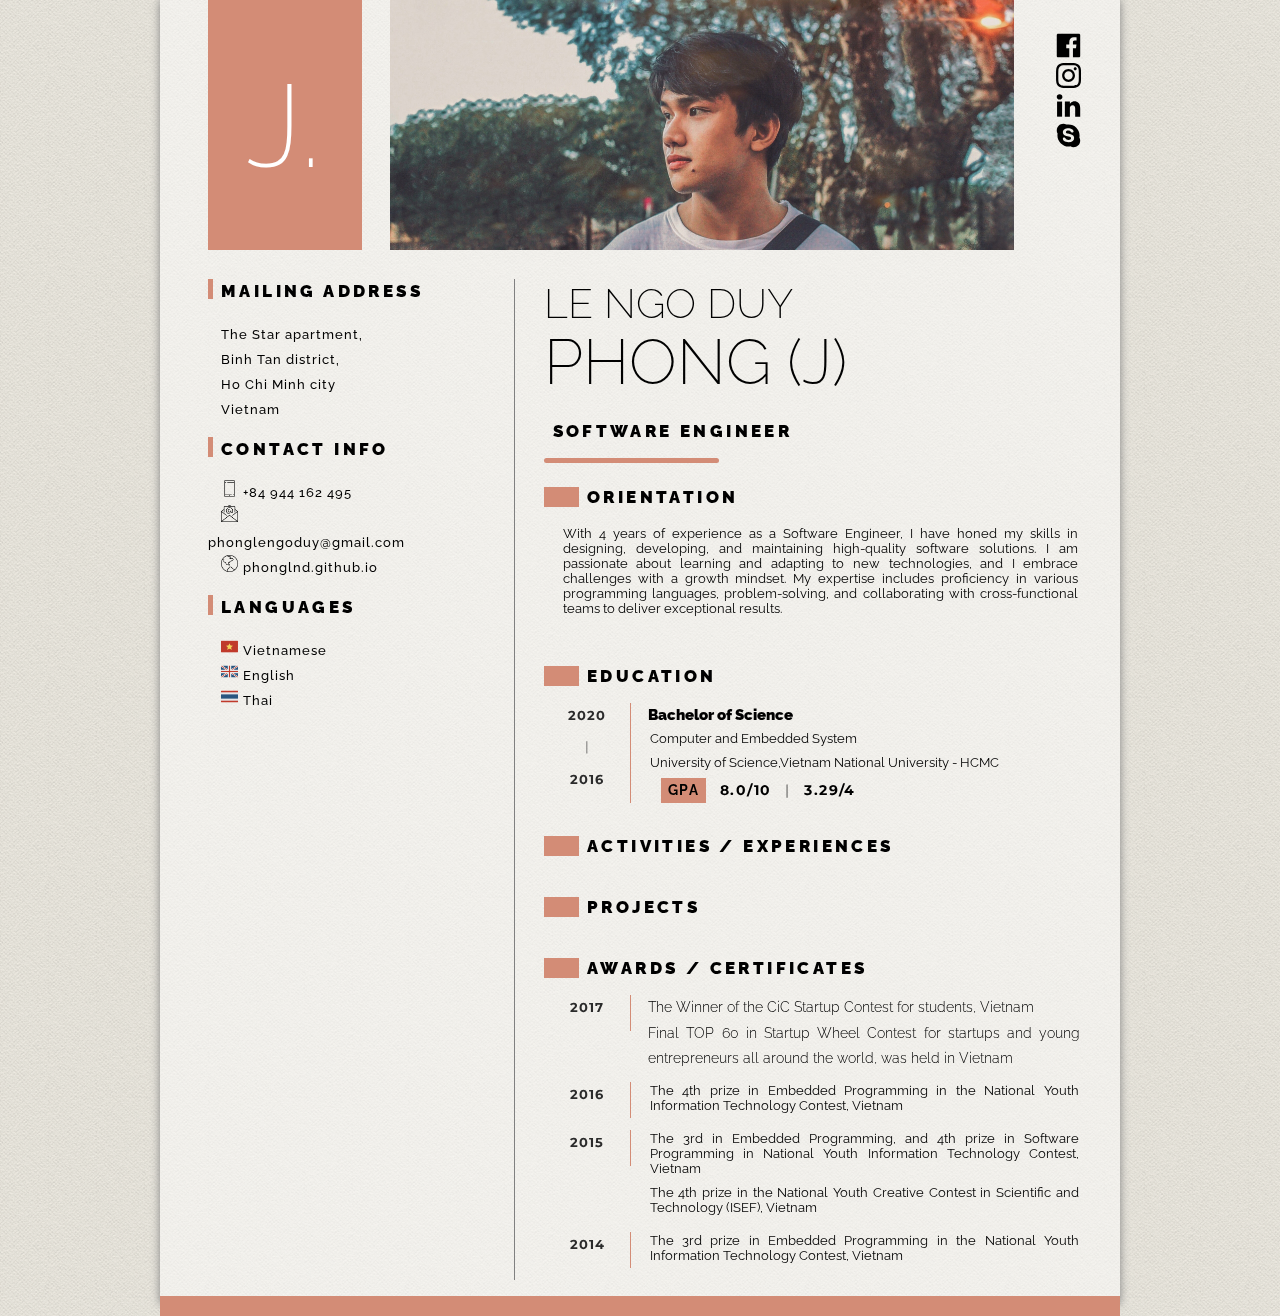
<file: index.html>
<!DOCTYPE html>
<html>

<head>
    <meta charset="utf-8" />
    <title>Le Ngo Duy Phong (Jay)</title>
    <link rel="stylesheet" href="https://unpkg.com/aos@next/dist/aos.css" />
    <link href="src/hover-min.css" rel="stylesheet" />
    <link href="src/layout.css" rel="stylesheet" />
    <script src="https://ajax.googleapis.com/ajax/libs/jquery/3.5.1/jquery.min.js"></script>
    <!-- Scripts -->
    <script type="module" src="./scripts/display_details.js"></script>
</head>

<body data-aos="fade-in">
    <div data-aos="fade-down" class="portfolio-content">
        <div id="header" class="portfolio-header">
            <div id="J" data-aos="fade-right" style="float:left;width:16%;height:100%;background-color:#d38c76;display:table">
                <h1 style="width:100%;height:100%;display:table-cell;vertical-align:middle;
                            font-size:117px;color:white;padding-left: 25%;">
                    J.
                </h1>
            </div>
            <div id="Cover" data-aos="fade-down" class="portfolio-header-cover"></div>
            <div id="icon" data-aos="fade-left" class="portfolio-header-nav-icon">
                <a href="https://www.facebook.com/lengoduyphong01" target="_blank"><img class="hvr hvr-float-shadow" src="icons/icon_facebook.svg" width="25" /></a><br />
                <a href="https://www.instagram.com/j._1405/" target="_blank"><img class="hvr hvr-float-shadow" src="icons/icon_instagram.svg" width="25" /></a><br />
                <a href="https://www.linkedin.com/in/lengoduyphong/" target="_blank"><img class="hvr hvr-float-shadow" src="icons/icon_link.svg" width="25" /></a><br />
                <a href="https://join.skype.com/invite/dwpSiVUGHbAZ" target="_blank"><img class="hvr hvr-float-shadow" src="icons/icon_skype.svg" width="25" /></a><br />
                <!-- <a href="" target="_blank"><img class="hvr hvr-float-shadow" src="icons/icon_whatsapp.svg" width="25" /></a><br /> -->
            </div>

        </div>
        <div id="content" class="row portfolio-body">
            <div id="left" data-aos="zoom-in-left" class="column portfolio-body-left">
                <div id="Mailing Adress" class="portfolio-body-left-items">
                    <div class="bullet"></div>
                    <div class="title">
                        MAILING ADDRESS
                    </div>
                    <a>The Star apartment,</a><br />
                    <a>Binh Tan district,</a><br />
                    <a>Ho Chi Minh city</a><br />
                    <a>Vietnam</a>
                </div>
                <div id="CONTACT INFO" class="portfolio-body-left-items">
                    <div class="bullet"></div>
                    <div class="title">CONTACT INFO</div>
                    <a><img src="icons/phone.png" style="padding-right:0.1em" width="17" /> +84 944 162 495</a><br />
                    <a><img src="icons/mail.png" style="padding-right:0.1em" width="17" /> phonglengoduy@gmail.com</a><br />
                    <a><img src="icons/world.png" style="padding-right:0.1em" width="17" /> phonglnd.github.io</a><br />
                </div>
                <div id="LANGUAGES" class="portfolio-body-left-items">
                    <div class="bullet"></div>
                    <div class="title">LANGUAGES</div>
                    <a><img src="icons/vietnam.png" style="padding-right:0.1em" width="17" /> Vietnamese</a><br />
                    <a><img src="icons/uk.png" style="padding-right:0.1em" width="17" /> English</a><br />
                    <a><img src="icons/thailand.png" style="padding-right:0.1em" width="17" /> Thai</a><br />
                </div>

            </div>

            <div id="right" data-aos="zoom-in-right" class="column portfolio-body-right">
                <h1 data-aos="fade-left">LE NGO DUY</h1>
                <h1 data-aos="fade-left" style="font-weight:200;margin-top:-30px;font-size:63px;">PHONG (J)</h1>
                <div class="title" ; style="margin-top:-20px;">SOFTWARE ENGINEER</div>
                <div data-aos="fade-in" class="fake-bullet"></div>
                <div id="ORIENTATION" class="portfolio-body-right-section">
                    <div class="bullet2"></div>
                    <div class="title">ORIENTATION</div>
                    <div class="portfolio-body-right-section-content">
                        <h7>With 4 years of experience as a Software Engineer, I have honed my skills in designing, developing, and maintaining high-quality software solutions. I am passionate about learning and adapting to new technologies, and I embrace challenges with a growth mindset. My expertise includes proficiency in various programming languages, problem-solving, and collaborating with cross-functional teams to deliver exceptional results.
                        </h7>
                    </div>
                </div>
                <br />
                <br />
                <div id="EDUCATION" class="portfolio-body-right-section">
                    <div class="bullet2"></div>
                    <div class="title">EDUCATION</div>
                    <div class="portfolio-body-right-section-content-timeline">
                        <h2>2020</h2>
                        <h3>|</h3>
                        <h2>2016</h2>
                    </div>
                    <div class="portfolio-body-right-section-content-list hvr hvr-float">
                        <h6>Bachelor of Science</h6>
                        <h7>Computer and Embedded System</h7>
                        <h7>University of Science,Vietnam National University - HCMC</h7>
                        <div class="portfolio-body-right-section-content-list hvr hvr-float">
                            <h4 class="highlight-text">GPA</h4>
                            <h4 class="bolded-text">8.0/10</h4>
                            <h4 class="junction-text">|</h4>
                            <h4 class="bolded-text">3.29/4</h4>
                        </div>
                    </div>
                    <br />
                    <br />
                    <div id="ACTIVITIES" class="portfolio-body-right-section">
                        <div class="bullet2"></div>
                        <div class="title">ACTIVITIES / EXPERIENCES</div>
                    </div>

                    <div id="PROJECTS" class="portfolio-body-right-section">
                        <div class="bullet2"></div>
                        <div class="title">PROJECTS</div>
                    </div>

                    <div id="AWARDS" class="portfolio-body-right-section">
                        <div class="bullet2"></div>
                        <div class="title">AWARDS / CERTIFICATES</div>
                        <div class="portfolio-body-right-section-content-item">
                            <div class="portfolio-body-right-section-content-timeline">
                                <h2>2017</h2>
                            </div>
                            <div class="portfolio-body-right-section-content-list hvr hvr-float">
                                <h5>
                                    The Winner of the CiC Startup Contest for students, Vietnam
                                </h5>
                                <h5>
                                    Final TOP 60 in Startup Wheel Contest for startups and young entrepreneurs all around the world, was held in Vietnam
                                </h5>
                            </div>
                        </div>

                        <div class="portfolio-body-right-section-content-item">
                            <div class="portfolio-body-right-section-content-timeline">
                                <h2>2016</h2>
                            </div>
                            <div class="portfolio-body-right-section-content-list hvr hvr-float">
                                <h7>
                                    The 4th prize in Embedded Programming in the National Youth Information Technology Contest, Vietnam
                                </h7>
                            </div>
                        </div>

                        <div class="portfolio-body-right-section-content-item">
                            <div class="portfolio-body-right-section-content-timeline">
                                <h2>2015</h2>
                            </div>
                            <div class="portfolio-body-right-section-content-list hvr hvr-float">
                                <h7>
                                    The 3rd in Embedded Programming, and 4th prize in Software Programming in National Youth Information Technology Contest, Vietnam
                                </h7>
                                <h7>
                                    The 4th prize in the National Youth Creative Contest in Scientific and Technology (ISEF), Vietnam
                                </h7>
                            </div>
                        </div>
                        <div class="portfolio-body-right-section-content-item">
                            <div class="portfolio-body-right-section-content-timeline">
                                <h2>2014</h2>
                            </div>
                            <div class="portfolio-body-right-section-content-list hvr hvr-float">
                                <h7>
                                    The 3rd prize in Embedded Programming in the National Youth Information Technology Contest, Vietnam
                                </h7>
                            </div>
                        </div>

                    </div>
                </div>

            </div>
        </div>
        <div id="bottom" style="display:inline-block;width:100%;height:20px;background-color:#d38c76;margin-top: 1em;margin-bottom: -1em;"></div>
    </div>
    <script src="https://unpkg.com/aos@next/dist/aos.js"></script>
    <script>
        AOS.init();
    </script>
</body>

</html>
</file>
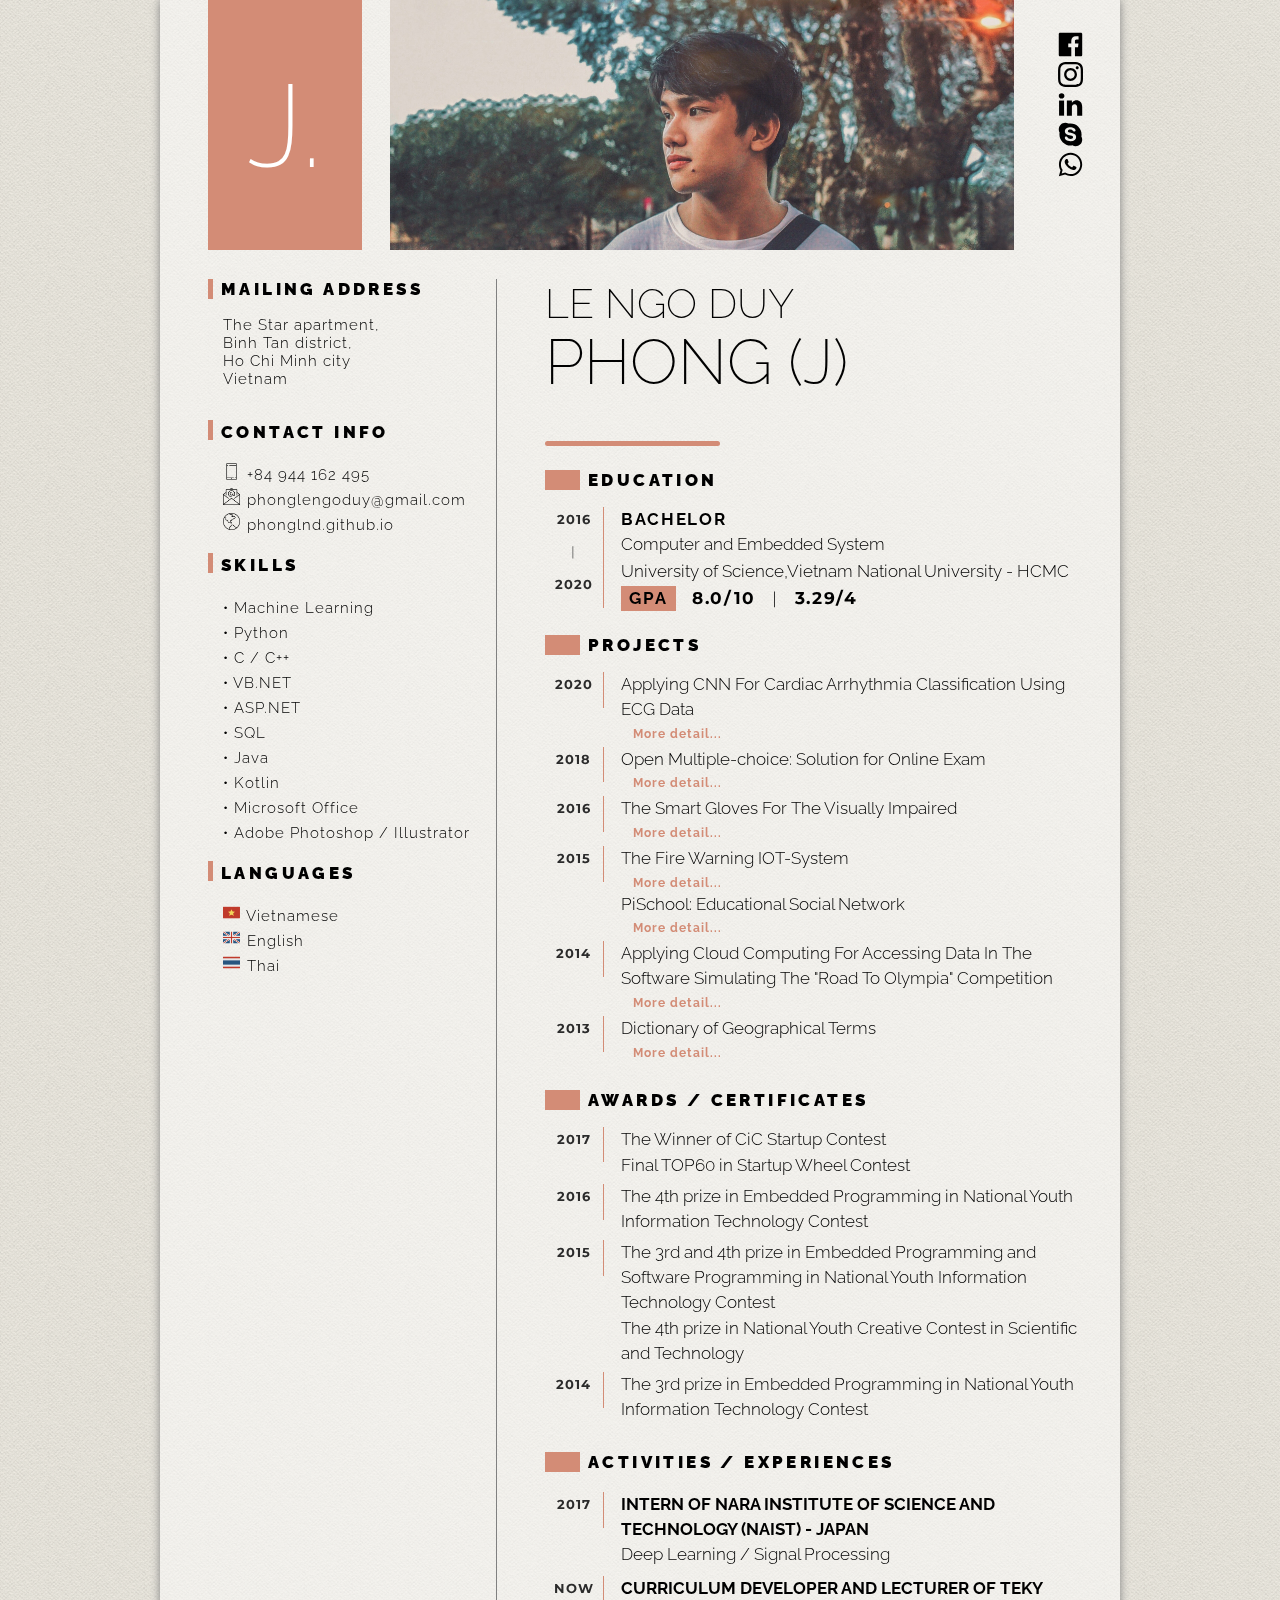
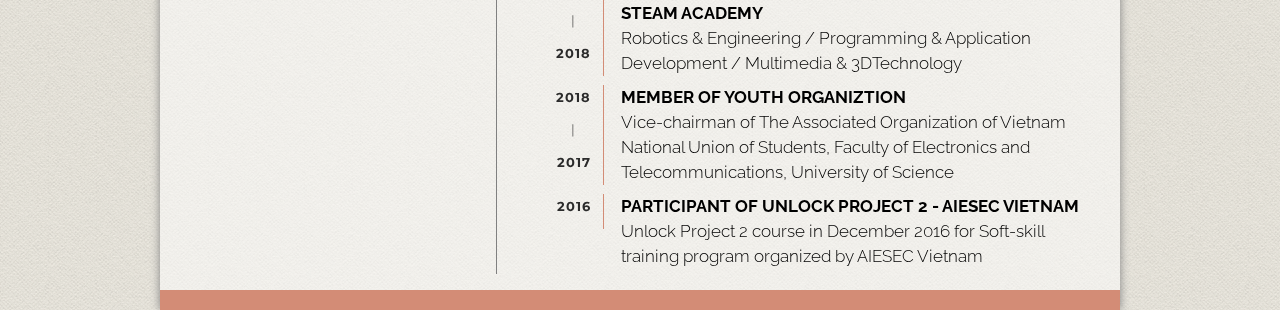
<file: CV.html>
﻿<!DOCTYPE html>
<html>
<head>
    <meta charset="utf-8" />
    <title>Le Ngo Duy Phong (J)</title>
    <link rel="stylesheet" href="https://unpkg.com/aos@next/dist/aos.css" />
    <link href="hover-min.css" rel="stylesheet" />
<script src="https://ajax.googleapis.com/ajax/libs/jquery/3.5.1/jquery.min.js"></script>
    <style>
        @import url('https://fonts.googleapis.com/css2?family=Raleway:wght@100;200;300;400;700;900&display=swap');
        @import url('https://fonts.googleapis.com/css2?family=Montserrat:wght@700;300&display=swap');

        h1, h4, h5 {
            font-family: 'Raleway', sans-serif;
        }

        h1 {
            font-weight: 200;
            font-size: 41px;
            padding-top: 0;
            margin-top: 0;
        }

        h2 {
            font-family: 'Montserrat', sans-serif;
            font-weight: 700;
            font-size: 13px;
            padding-top: 0;
            letter-spacing: 1px;
            margin-top: 0;
            color: #2b2b2b;
            line-height: 25px;
        }

        h3 {
            font-family: 'Montserrat', sans-serif;
            font-weight: 300;
            font-size: 13px;
            padding-top: 0;
            letter-spacing: 1px;
            margin-top: 0;
            color: #2b2b2b;
        }

        h4 {
            font-weight: 700;
            font-size: 17px;
            padding-top: 0;
            margin-top: 0;
            letter-spacing: 0.1em;
            line-height: 25px;
            margin: 0;
        }

        h5 {
            font-weight: 300;
            font-size: 17px;
            padding-top: 0;
            margin-top: 0;
            letter-spacing: 0em;
            line-height: 25px;
            margin: 0;
            padding-bottom: 0.1em;
        }

        a {
            font-size: 15px;
            font-family: Raleway;
            font-weight: 300;
            padding: 1em;
            letter-spacing: 1px;
            line-height: 18px;
        }

        .title {
            font-family: Raleway;
            font-size: 17px;
            letter-spacing: 0.2em;
            font-weight: 900;
            margin-left: 0.5em;
            padding-bottom: 1em;
        }

        .bullet {
            width: 5px;
            height: 20px;
            background-color: #d38c76;
            float: left;
            margin-right: 0.5em;
        }

        .bullet2 {
            width: 35px;
            height: 20px;
            background-color: #d38c76;
            float: left;
            margin-right: 0.5em;
        }

        @media screen and (max-width: 600px) {
            .column {
                width: 100%;
            }
        }

        .row:after {
            content: "";
            display: table;
            clear: both;
        }
        
        /* The Modal (background) */
        .modal {
          display: none; /* Hidden by default */
          position: fixed; /* Stay in place */
          z-index: 1; /* Sit on top */
          padding-top: 100px; /* Location of the box */
          left: 0;
          top: 0;
          width: 100%; /* Full width */
          height: 100%; /* Full height */
          overflow: auto; /* Enable scroll if needed */
          background-color: rgb(0,0,0); /* Fallback color */
          background-color: rgba(0,0,0,0.4); /* Black w/ opacity */
        }

        /* Modal Content */
        .modal-content {
          background-color: #fefefe;
          margin: auto;
          padding: 20px;
          border: 1px solid #888;
          width: 80%;
        }

        /* The Close Button */
        .close {
          color: #aaaaaa;
          float: right;
          font-size: 28px;
          font-weight: bold;
        }

        .close:hover,
        .close:focus {
          color: #000;
          text-decoration: none;
          cursor: pointer;
        }
        /* The detail Button */
        .detail-button {
          color: #d38c76;
          font-size: 12px;
          font-weight: bold;
        }

        .detail-button:hover,
        .detail-button:focus {
          color: #000;
          text-decoration: none;
          cursor: pointer;
        }
        .img-format{
            width:80%;
            margin-left:10%;
        }
    </style>
</head>

<body data-aos="fade-in" style="background-color:white;background: url(texture.png) repeat;width:100%;height:auto;margin:0;padding:0;text-align:center;">
       
    <!-- The Modal -->
    <div id="myModal" class="modal">
        <!-- Modal content -->
        <div class="modal-content">
            <span class="close">&times;</span>
            <h1 id="projecttitle" class="title">Project</h1>
            <h2 id="area">Area</h2>
            <h5 id="description" style="text-align:justify;padding-left:10%;padding-right:10%">Description</h5>
        </div>
    </div>
    <script type="text/javascript" language="javascript" src="projects.json"></script>
    <script>
        var modal = document.getElementById("myModal");
        // Get the button that opens the modal
        var btn = document.getElementById("myBtn");
        // Get the <span> element that closes the modal
        var span = document.getElementsByClassName("close")[0];


        // When the user clicks on the button, open the modal
        function showInformation(i) {
            modal.style.display = "block";
            $.getJSON("projects.json", function (json) {
                document.getElementById("projecttitle").innerText = json[i].title.toUpperCase();
                document.getElementById("area").innerText = json[i].area;
                document.getElementById("description").innerHTML = (json[i].description);

            });

        }

        // When the user clicks on <span> (x), close the modal
        span.onclick = function () {
            modal.style.display = "none";
        }

        // When the user clicks anywhere outside of the modal, close it
        window.onclick = function (event) {
            if (event.target == modal) {
                modal.style.display = "none";

            }
        }

    </script>

    <div data-aos="fade-down" style="width:75%;background: url(texture1.png) repeat;
                height:100%;background-color:white;margin-left:12.5%;
                box-shadow:#808080 0px 0px 9px;">
        <div id="header" style="width:100%;height:250px;margin-left:5%;margin-right:5%">
            <div id="J" data-aos="fade-right" style="float:left;width:16%;height:100%;background-color:#d38c76;display:table">
                <h1 style="width:100%;height:100%;display:table-cell;vertical-align:middle;
                            font-size:117px;color:white;">
                    J.
                </h1>
            </div>
            <div id="Cover" data-aos="fade-down" style="float:left;width:65%;height:100%;background:url(A.jpg) no-repeat;
                               background-size:100%;margin-left:3%;background-position: center 50%; "></div>
            <div id="icon" data-aos="fade-left" style="float:left;width:5%;height:100%;margin-left:3%;margin-top:3%;
                                  line-height:30px;text-align:right">
                <a href="https://www.facebook.com/lengoduyphong01" target="_blank"><img class="hvr hvr-float-shadow" src="icons/icon_facebook.svg" width="25" /></a><br />
                <a href="https://www.instagram.com/phongjuno/" target="_blank"><img class="hvr hvr-float-shadow" src="icons/icon_instagram.svg" width="25" /></a><br />
                <a href="" target="_blank"><img class="hvr hvr-float-shadow" src="icons/icon_link.svg" width="25" /></a><br />
                <a href="" target="_blank"><img class="hvr hvr-float-shadow" src="icons/icon_skype.svg" width="25" /></a><br />
                <a href="" target="_blank"><img class="hvr hvr-float-shadow" src="icons/icon_whatsapp.svg" width="25" /></a><br />
            </div>

        </div>
        <div id="content" class="row" style="width:100%;height:auto;margin-left:5%;margin-right:5%;">
            <div id="left" data-aos="zoom-in-left" class="column" style="width:30%;min-height:250px;float:left;text-align:left;height:auto;">
                <div id="Mailing Adress" style="padding-bottom:1em">
                    <div class="bullet"></div>
                    <div class="title">
                        MAILING ADDRESS
                    </div>
                    <a>The Star apartment,</a><br />
                    <a>Binh Tan district,</a><br />
                    <a>Ho Chi Minh city</a><br />
                    <a>Vietnam</a>
                </div>
                <div id="CONTACT INFO" style="margin-top:1em;line-height:25px">
                    <div class="bullet"></div>
                    <div class="title">CONTACT INFO</div>
                    <a><img src="icons/phone.png" style="padding-right:0.1em" width="17" />   +84 944 162 495</a><br />
                    <a><img src="icons/mail.png" style="padding-right:0.1em" width="17" />   phonglengoduy@gmail.com</a><br />
                    <a><img src="icons/world.png" style="padding-right:0.1em" width="17" />   phonglnd.github.io</a><br />
                </div>
                <div id="SKILLS" style="margin-top:1em;line-height:25px">
                    <div class="bullet"></div>
                    <div class="title">SKILLS</div>
                    <a>• Machine Learning</a><br />
                    <a>• Python</a><br />
                    <a>• C / C++</a><br />
                    <a>• VB.NET</a><br />
                    <a>• ASP.NET</a><br />
                    <a>• SQL</a><br />
                    <a>• Java</a><br />
                    <a>• Kotlin</a><br />
                    <a>• Microsoft Office</a><br />
                    <a>• Adobe Photoshop / Illustrator</a>
                    <br />
                </div>
                <div id="LANGUAGES" style="margin-top:1em;line-height:25px">
                    <div class="bullet"></div>
                    <div class="title">LANGUAGES</div>
                    <a><img src="icons/vietnam.png" style="padding-right:0.1em" width="17" />   Vietnamese</a><br />
                    <a><img src="icons/uk.png" style="padding-right:0.1em" width="17" />   English</a><br />
                    <a><img src="icons/thailand.png" style="padding-right:0.1em" width="17" />   Thai</a><br />
                </div>

            </div>

            <div id="right" data-aos="zoom-in-right" class="column" style="border-left:1px solid #808080;padding-left:5%;margin-right:3%;width:60%;float:left;text-align:left">
                <h1 data-aos="fade-left">LE NGO DUY</h1>
                <h1 data-aos="fade-left" style="font-weight:200;margin-top:-30px;font-size:63px">PHONG (J)</h1>
                <div data-aos="fade-in" style="width:175px;height:5px;background-color:#d38c76;border-radius:2.5px"></div>
                <div id="EDUCATION" style="padding-top:1.5em; width:100%;height:auto;display:inline-block">
                    <div class="bullet2"></div>
                    <div class="title">EDUCATION</div>
                    <div style="width:10%;float:left;text-align:center;border-right:1px solid #d38c76;height:auto;">
                        <h2>2016</h2>
                        <h3>|</h3>
                        <h2>2020</h2>
                    </div>
                    <div style="width:80%;float:left;padding-left:3%">
                        <h4>BACHELOR</h4>

                        <h5>Computer and Embedded System</h5>
                        <h5>University of Science,Vietnam National University - HCMC</h5>
                        <h4 style="background-color:#d38c76;margin-right:0.2em;display:inline-block;padding:0 0.5em 0 0.5em">GPA</h4>
                        <h4 style="display:inline-block;padding:0 0.5em 0 0.5em;font-family:'Montserrat', sans-serif">8.0/10</h4>
                        <h4 style="display:inline-block;margin:0 0.2em 0 0.2em;font-weight:300;font-family:'Montserrat', sans-serif">|</h4>
                        <h4 style="display:inline-block;padding:0 0.5em 0 0.5em;font-family:'Montserrat', sans-serif">3.29/4</h4>
                    </div>
                </div>
                <br />
                <div id="PROJECTS" style="padding-top:1.5em; width:100%;height:auto;display:inline-block">

                    <div class="bullet2"></div>
                    <div class="title">PROJECTS</div>
                    <div id="project" style="width:100%;height:auto;display:inline-block">
                        <div style="width:10%;float:left;text-align:center;border-right:1px solid #d38c76;height:auto;">
                            <h2>2020</h2>
                        </div>
                        <div style="width:80%;float:left;padding-left:3%">
                            <h5>Applying CNN For Cardiac Arrhythmia Classification Using ECG Data</h5>
                            <a id="myBtn" class="detail-button" onclick="showInformation(0)">More detail...</a>
                        </div>
                    </div>
                    <div id="project" style="width:100%;height:auto;display:inline-block">
                        <div style="width:10%;float:left;text-align:center;border-right:1px solid #d38c76;height:auto;">
                            <h2>2018</h2>
                        </div>
                        <div style="width:80%;float:left;padding-left:3%">
                            <h5>Open Multiple-choice: Solution for Online Exam</h5>
                            <a id="myBtn" class="detail-button" onclick="showInformation(1)">More detail...</a>
                        </div>
                    </div>
                    <div id="project" style="width:100%;height:auto;display:inline-block">
                        <div style="width:10%;float:left;text-align:center;border-right:1px solid #d38c76;height:auto;">
                            <h2>2016</h2>
                        </div>
                        <div style="width:80%;float:left;padding-left:3%">
                            <h5>The Smart Gloves For The Visually Impaired</h5>
                            <a id="myBtn" class="detail-button" onclick="showInformation(2)">More detail...</a>

                        </div>
                    </div>

                    <div id="project" style="width:100%;height:auto;display:inline-block">
                        <div style="width:10%;float:left;text-align:center;border-right:1px solid #d38c76;height:auto;">
                            <h2>2015</h2>
                        </div>
                        <div style="width:80%;float:left;padding-left:3%">
                            <h5>The Fire Warning IOT-System</h5>
                            <a id="myBtn" class="detail-button" onclick="showInformation(3)">More detail...</a>
                            <h5>PiSchool: Educational Social Network</h5>
                            <a id="myBtn" class="detail-button" onclick="showInformation(4)">More detail...</a>
                        </div>
                    </div>
                    <div id="project" style="width:100%;height:auto;display:inline-block">
                        <div style="width:10%;float:left;text-align:center;border-right:1px solid #d38c76;height:auto;">
                            <h2>2014</h2>
                        </div>
                        <div style="width:80%;float:left;padding-left:3%">
                            <h5>
                                Applying Cloud Computing For Accessing Data In The Software Simulating The "Road To Olympia" Competition
                            </h5>
                            <a id="myBtn" class="detail-button" onclick="showInformation(5)">More detail...</a>
                        </div>
                    </div>
                    <div id="project" style="width:100%;height:auto;display:inline-block">
                        <div style="width:10%;float:left;text-align:center;border-right:1px solid #d38c76;height:auto;">
                            <h2>2013</h2>
                        </div>
                        <div style="width:80%;float:left;padding-left:3%">
                            <h5>
                                Dictionary of Geographical Terms
                            </h5>
                            <a id="myBtn" class="detail-button" onclick="showInformation(6)">More detail...</a>
                        </div>
                    </div>

                </div>

                <div id="AWARDS" style="padding-top:1.5em; width:100%;height:auto;display:inline-block">
                    <div class="bullet2"></div>
                    <div class="title">AWARDS / CERTIFICATES</div>
                    <div id="project" style="width:100%;height:auto;display:inline-block">
                        <div style="width:10%;float:left;text-align:center;border-right:1px solid #d38c76;height:auto;">
                            <h2>2017</h2>
                        </div>
                        <div style="width:80%;float:left;padding-left:3%">
                            <h5>
                                The Winner of CiC Startup Contest
                            </h5>
                            <h5>
                                Final TOP60 in Startup Wheel Contest
                            </h5>
                        </div>
                    </div>

                    <div id="project" style="width:100%;height:auto;display:inline-block">
                        <div style="width:10%;float:left;text-align:center;border-right:1px solid #d38c76;height:auto;">
                            <h2>2016</h2>
                        </div>
                        <div style="width:80%;float:left;padding-left:3%">
                            <h5>
                                The 4th prize in Embedded Programming in National Youth Information
                                Technology Contest
                            </h5>
                        </div>
                    </div>

                    <div id="project" style="width:100%;height:auto;display:inline-block">
                        <div style="width:10%;float:left;text-align:center;border-right:1px solid #d38c76;height:auto;">
                            <h2>2015</h2>
                        </div>
                        <div style="width:80%;float:left;padding-left:3%">
                            <h5>
                                The 3rd and 4th prize in Embedded Programming and Software Programming
                                in National Youth Information Technology Contest
                            </h5>
                            <h5>
                                The 4th prize in National Youth Creative Contest in Scientific and Technology
                            </h5>
                        </div>
                    </div>
                    <div id="project" style="width:100%;height:auto;display:inline-block">
                        <div style="width:10%;float:left;text-align:center;border-right:1px solid #d38c76;height:auto;">
                            <h2>2014</h2>
                        </div>
                        <div style="width:80%;float:left;padding-left:3%">
                            <h5>
                                The 3rd prize in Embedded Programming in National Youth Information
                                Technology Contest
                            </h5>
                        </div>
                    </div>

                </div>

                <div id="ACTIVITIES" style="padding-top:1.5em; width:100%;height:auto;display:inline-block">
                    <div class="bullet2"></div>
                    <div class="title">ACTIVITIES / EXPERIENCES</div>
                    <div id="project" style="width:100%;height:auto;display:inline-block;padding-top:0.2em">
                        <div style="width:10%;float:left;text-align:center;border-right:1px solid #d38c76;height:auto;">
                            <h2>2017</h2>
                        </div>
                        <div style="width:80%;float:left;padding-left:3%">
                            <h4 style="letter-spacing:0;">
                                INTERN OF NARA INSTITUTE OF SCIENCE AND TECHNOLOGY
                                (NAIST) - JAPAN
                            </h4>
                            <h5>
                                Deep Learning / Signal Processing
                            </h5>
                        </div>
                    </div>

                    <div id="project" style="width:100%;height:auto;display:inline-block;padding-top:0.2em">
                        <div style="width:10%;float:left;text-align:center;border-right:1px solid #d38c76;height:auto;">
                            <h2>NOW</h2>
                            <h3>|</h3>
                            <h2>2018</h2>
                        </div>
                        <div style="width:80%;float:left;padding-left:3%">
                            <h4 style="letter-spacing:0;">
                                CURRICULUM DEVELOPER AND LECTURER OF TEKY STEAM ACADEMY
                            </h4>
                            <h5>
                                Robotics & Engineering / Programming & Application Development /
                                Multimedia & 3DTechnology
                            </h5>
                        </div>
                    </div>

                    <div id="project" style="width:100%;height:auto;display:inline-block;padding-top:0.2em">
                        <div style="width:10%;float:left;text-align:center;border-right:1px solid #d38c76;height:auto;">
                            <h2>2018</h2>
                            <h3>|</h3>
                            <h2>2017</h2>
                        </div>
                        <div style="width:80%;float:left;padding-left:3%">
                            <h4 style="letter-spacing:0;">
                                MEMBER OF YOUTH ORGANIZTION
                            </h4>
                            <h5>
                                Vice-chairman of The Associated Organization of Vietnam National Union
                                of Students, Faculty of Electronics and Telecommunications,
                                University of Science
                            </h5>
                        </div>
                    </div>
                    <div id="project" style="width:100%;height:auto;display:inline-block;padding-top:0.2em">
                        <div style="width:10%;float:left;text-align:center;border-right:1px solid #d38c76;height:auto;">
                            <h2>2016</h2>
                        </div>
                        <div style="width:80%;float:left;padding-left:3%">
                            <h4 style="letter-spacing:0;">
                                PARTICIPANT OF UNLOCK PROJECT 2 - AIESEC VIETNAM
                            </h4>
                            <h5>
                                Unlock Project 2 course in December 2016 for Soft-skill training program
                                organized by AIESEC Vietnam
                            </h5>
                        </div>
                    </div>

                </div>
            </div>

        </div>

        <div id="bottom" style="width:100%;height:20px;background-color:#d38c76;margin-top:1em;">

        </div>
    </div>
    <script src="https://unpkg.com/aos@next/dist/aos.js"></script>
    <script>
        AOS.init();
    </script>
</body>
</html>
</file>
<file: src/layout.css>
@import url('https://fonts.googleapis.com/css2?family=Raleway:wght@100;200;300;400;700;900&display=swap');
@import url('https://fonts.googleapis.com/css2?family=Montserrat:wght@300;700&display=swap');

h1,
h4,
h5,
h6,
h7 {
    font-family: 'Raleway', sans-serif;
    text-align: justify;
}

h1 {
    font-weight: 200;
    font-size: 41px;
    padding-top: 0;
    margin-top: 0;
}

h2 {
    font-family: 'Montserrat', sans-serif;
    font-weight: 700;
    font-size: 13px;
    padding-top: 0;
    letter-spacing: 1px;
    margin-top: 0;
    color: #2b2b2b;
    line-height: 25px;
}

h3 {
    font-family: 'Montserrat', sans-serif;
    font-weight: 300;
    font-size: 13px;
    padding-top: 0;
    letter-spacing: 1px;
    margin-top: 0;
    color: #2b2b2b;
}

h4 {
    font-weight: 700;
    font-size: 14px;
    padding-top: 0;
    margin-top: 0;
    letter-spacing: 0.1em;
    line-height: 25px;
    margin: 0;
}

h5 {
    font-weight: 300;
    font-size: 14px;
    padding-top: 0;
    margin-top: 0;
    letter-spacing: 0em;
    line-height: 25px;
    margin: 0;
    padding-bottom: 0.1em;
}

h6 {
    font-weight: 900;
    font-size: 15px;
    padding-top: 0;
    margin-top: 0;
    letter-spacing: 0em;
    line-height: 25px;
    margin: 0;
    padding-bottom: 0.1em;
    text-align: justify;
}

h7 {
    font-size: 13px;
    padding-top: 0;
    margin-top: 0;
    letter-spacing: 0em;
    line-height: 25px;
    margin: 0.1em;
    padding-bottom: 0.5em;
    line-height: normal;
    text-align: justify;
    float: left;
}

a {
    font-size: 13px;
    font-family: Raleway;
    font-weight: 500;
    padding: 1em;
    letter-spacing: 1px;
    line-height: 18px;
}

.title {
    font-family: Raleway;
    font-size: 17px;
    letter-spacing: 0.2em;
    font-weight: 900;
    margin-left: 0.5em;
    padding-bottom: 1em;
}

.bullet {
    width: 5px;
    height: 20px;
    background-color: #d38c76;
    float: left;
    margin-right: 0.5em;
}

.bullet2 {
    width: 35px;
    height: 20px;
    background-color: #d38c76;
    float: left;
    margin-right: 0.5em;
}

@media screen and (max-width: 600px) {
    .column {
        width: 100%;
    }
}

.row:after {
    content: "";
    display: table;
    clear: both;
}

/* The Modal (background) */

.modal {
    display: none;
    /* Hidden by default */
    position: fixed;
    /* Stay in place */
    z-index: 1;
    /* Sit on top */
    padding-top: 100px;
    /* Location of the box */
    left: 0;
    top: 0;
    width: 100%;
    /* Full width */
    height: 100%;
    /* Full height */
    overflow: auto;
    /* Enable scroll if needed */
    background-color: rgb(0, 0, 0);
    /* Fallback color */
    background-color: rgba(0, 0, 0, 0.4);
    /* Black w/ opacity */
}

/* Modal Content */

.modal-content {
    background-color: #fefefe;
    margin: auto;
    padding: 20px;
    border: 1px solid #888;
    width: 80%;
}

/* The Close Button */

.close {
    color: #aaaaaa;
    float: right;
    font-size: 28px;
    font-weight: bold;
}

.close:hover,
.close:focus {
    color: #000;
    text-decoration: none;
    cursor: pointer;
}

/* The detail Button */

.detail-button {
    color: #d38c76;
    font-size: 12px;
    font-weight: bold;
}

.detail-button:hover,
.detail-button:focus {
    color: #000;
    text-decoration: none;
    cursor: pointer;
}

.img-format {
    width: 80%;
    margin-left: 10%;
}

.portfolio-content {
    width: 75%;
    background: url(images/texture1.png) repeat;
    height: 100%;
    background-color: white;
    margin-left: 12.5%;
    box-shadow: #808080 0px 0px 9px;
}

.portfolio-header {
    width: 100%;
    height: 250px;
    margin-left: 5%;
    margin-right: 5%
}

.portfolio-header-cover {
    float: left;
    width: 65%;
    height: 100%;
    background: url(images/A.jpg) no-repeat;
    background-size: 100%;
    margin-left: 3%;
    background-position: center 50%;
}

.portfolio-header-nav-icon {
    float: left;
    width: 5%;
    height: 100%;
    margin-left: 3%;
    margin-top: 3%;
    line-height: 30px;
    text-align: right
}

.portfolio-body {
    width: 100%;
    height: auto;
    margin-left: 5%;
    margin-right: 5%;
}

.portfolio-body-left {
    width: 25%;
    min-height: 20%;
    float: left;
    text-align: left;
    height: auto;
}

.portfolio-body-left-items {
    padding-bottom: 1em;
    line-height: 25px;
}

.portfolio-body-right {
    border-left: 1px solid #808080;
    padding-left: 3%;
    margin-right: 5%;
    width: 60%;
    float: right;
    text-align: left
}

.portfolio-body-right-section {
    padding-top: 1.5em;
    width: 100%;
    height: auto;
    display: inline-block
}

.portfolio-body-right-section-content {
    width: 90%;
    padding-left: 3%;
    font-size: 15px;
}

.portfolio-body-right-section-content-item {
    width: 100%;
    height: auto;
    display: inline-block
}

.portfolio-body-right-section-content-list {
    width: 75%;
    float: left;
    padding-left: 3%;
    padding-bottom: 5px;
}

.portfolio-body-right-section-content-text {
    width: 75%;
    float: left;
    padding-left: 3%;
    padding-bottom: 5px;
}

.list-detail-item {
    width: 80%;
    float: left;
    padding-left: 3%;
    padding-bottom: 5px;
}

.portfolio-body-right-section-content-timeline {
    width: 15%;
    float: left;
    text-align: center;
    border-right: 1px solid #d38c76;
    height: auto;
}

.fake-bullet {
    width: 175px;
    height: 5px;
    background-color: #d38c76;
    border-radius: 2.5px
}

.highlight-text {
    background-color: #d38c76;
    margin-right: 0.2em;
    display: inline-block;
    padding: 0 0.5em 0 0.5em
}

.bolded-text {
    display: inline-block;
    padding: 0 0.5em 0 0.5em;
    font-family: 'Montserrat', sans-serif
}

.junction-text {
    display: inline-block;
    margin: 0 0.2em 0 0.2em;
    font-weight: 300;
    font-family: 'Montserrat', sans-serif;
}

body {
    background-color: white;
    background: url(images/texture.png) repeat;
    width: 100%;
    height: auto;
    margin: 0;
    padding: 0;
    text-align: center;
}
</file>
